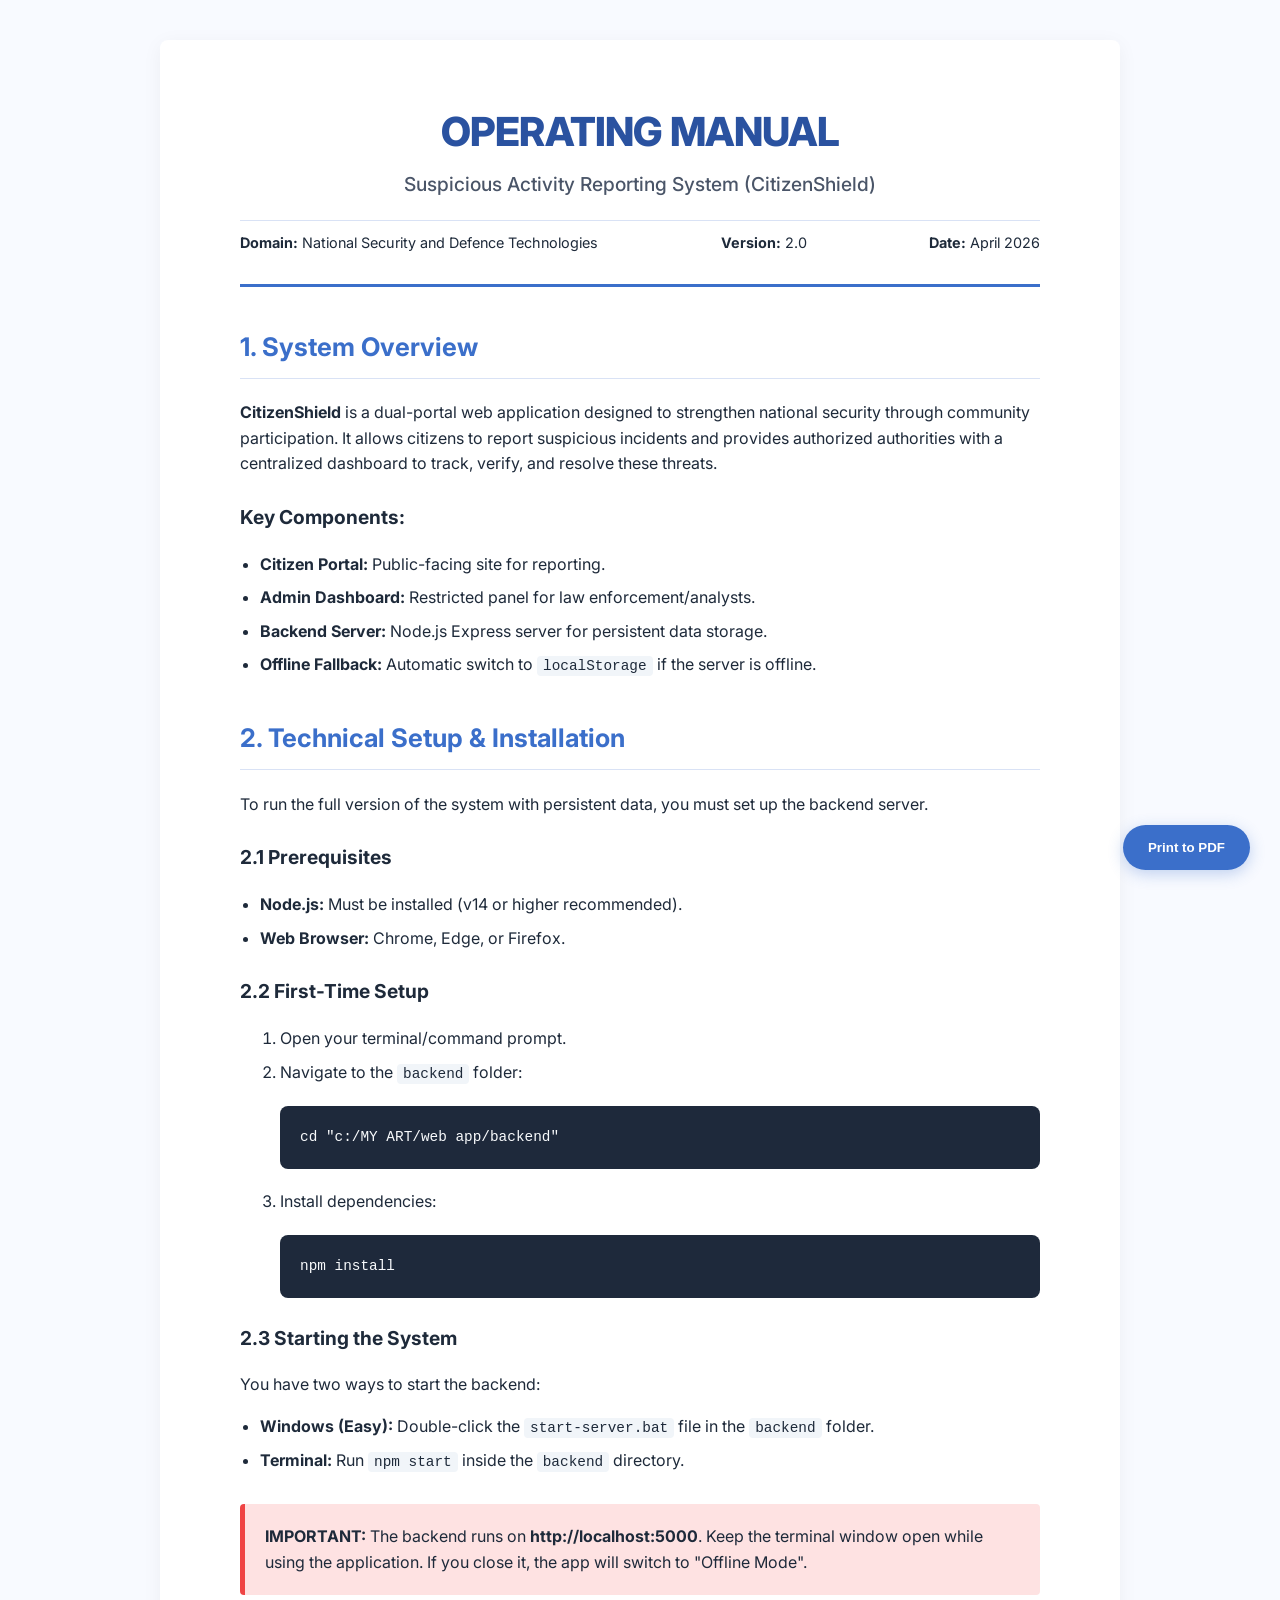
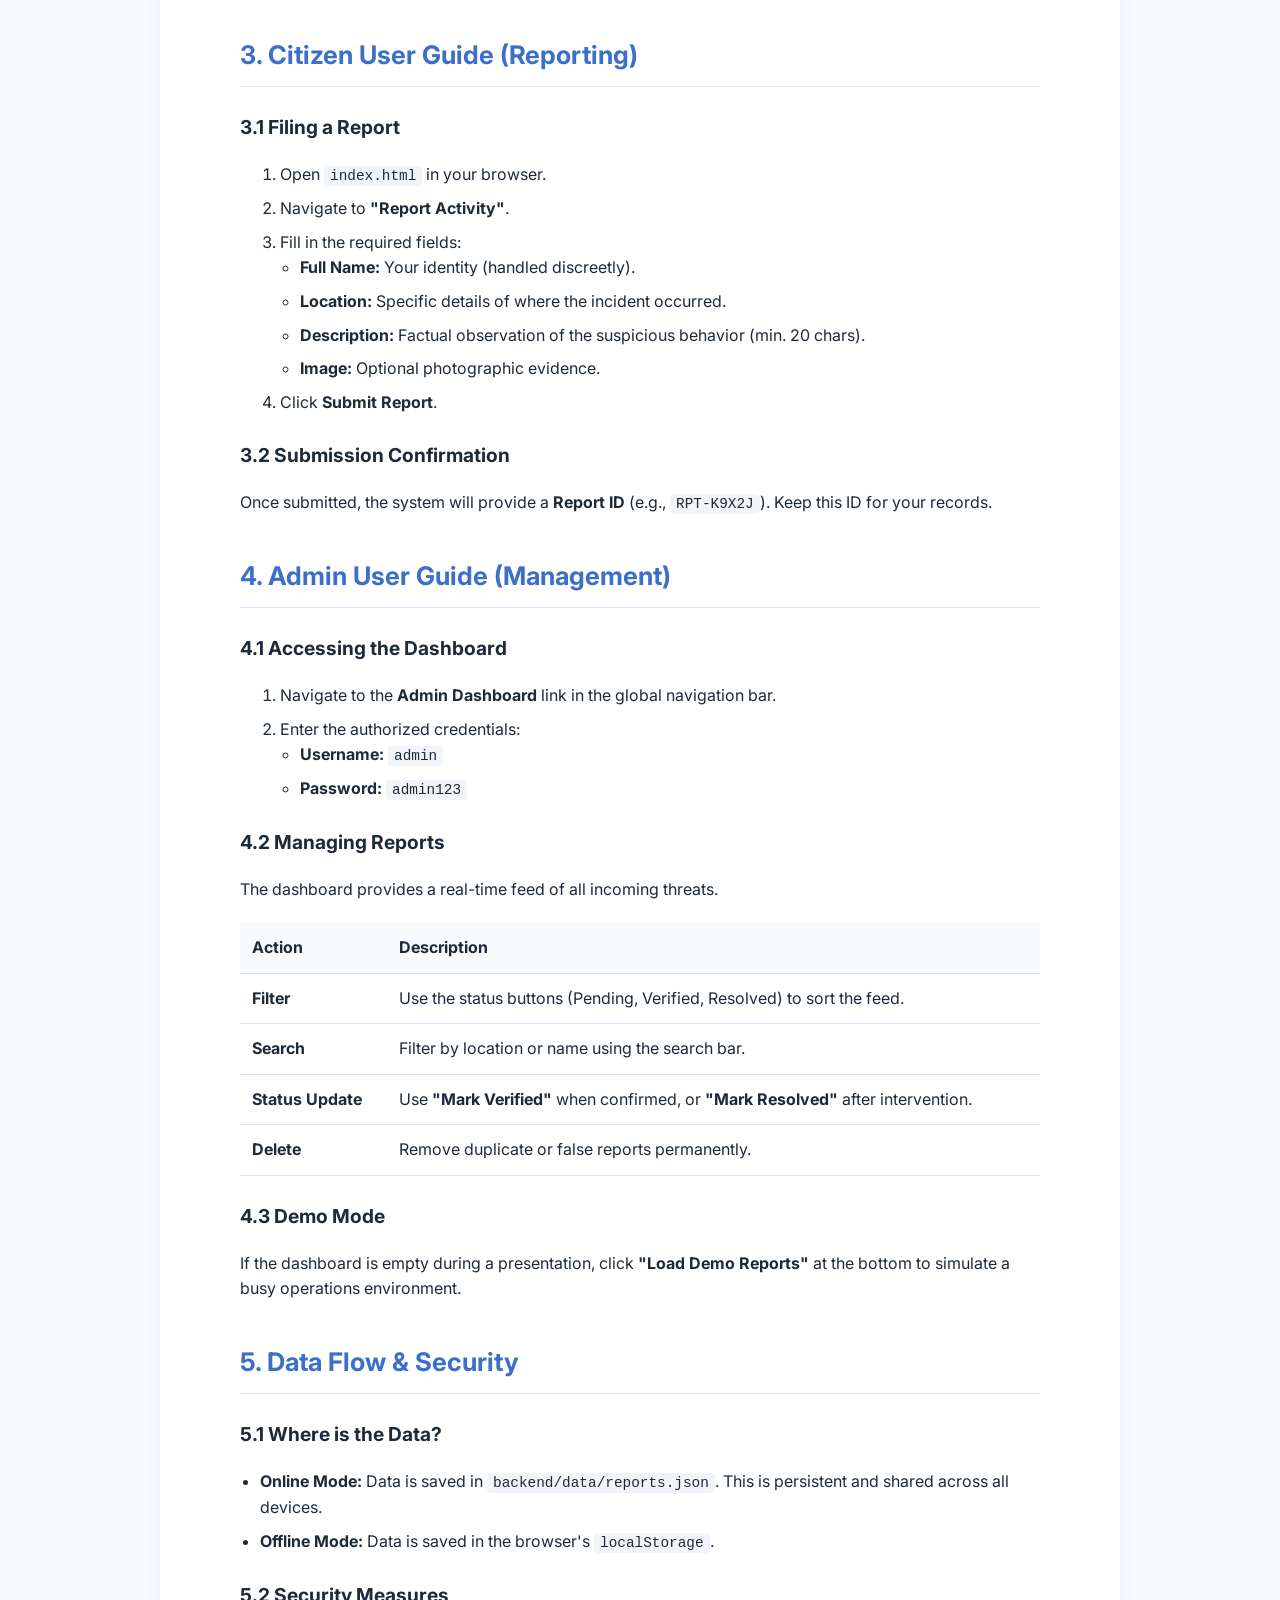
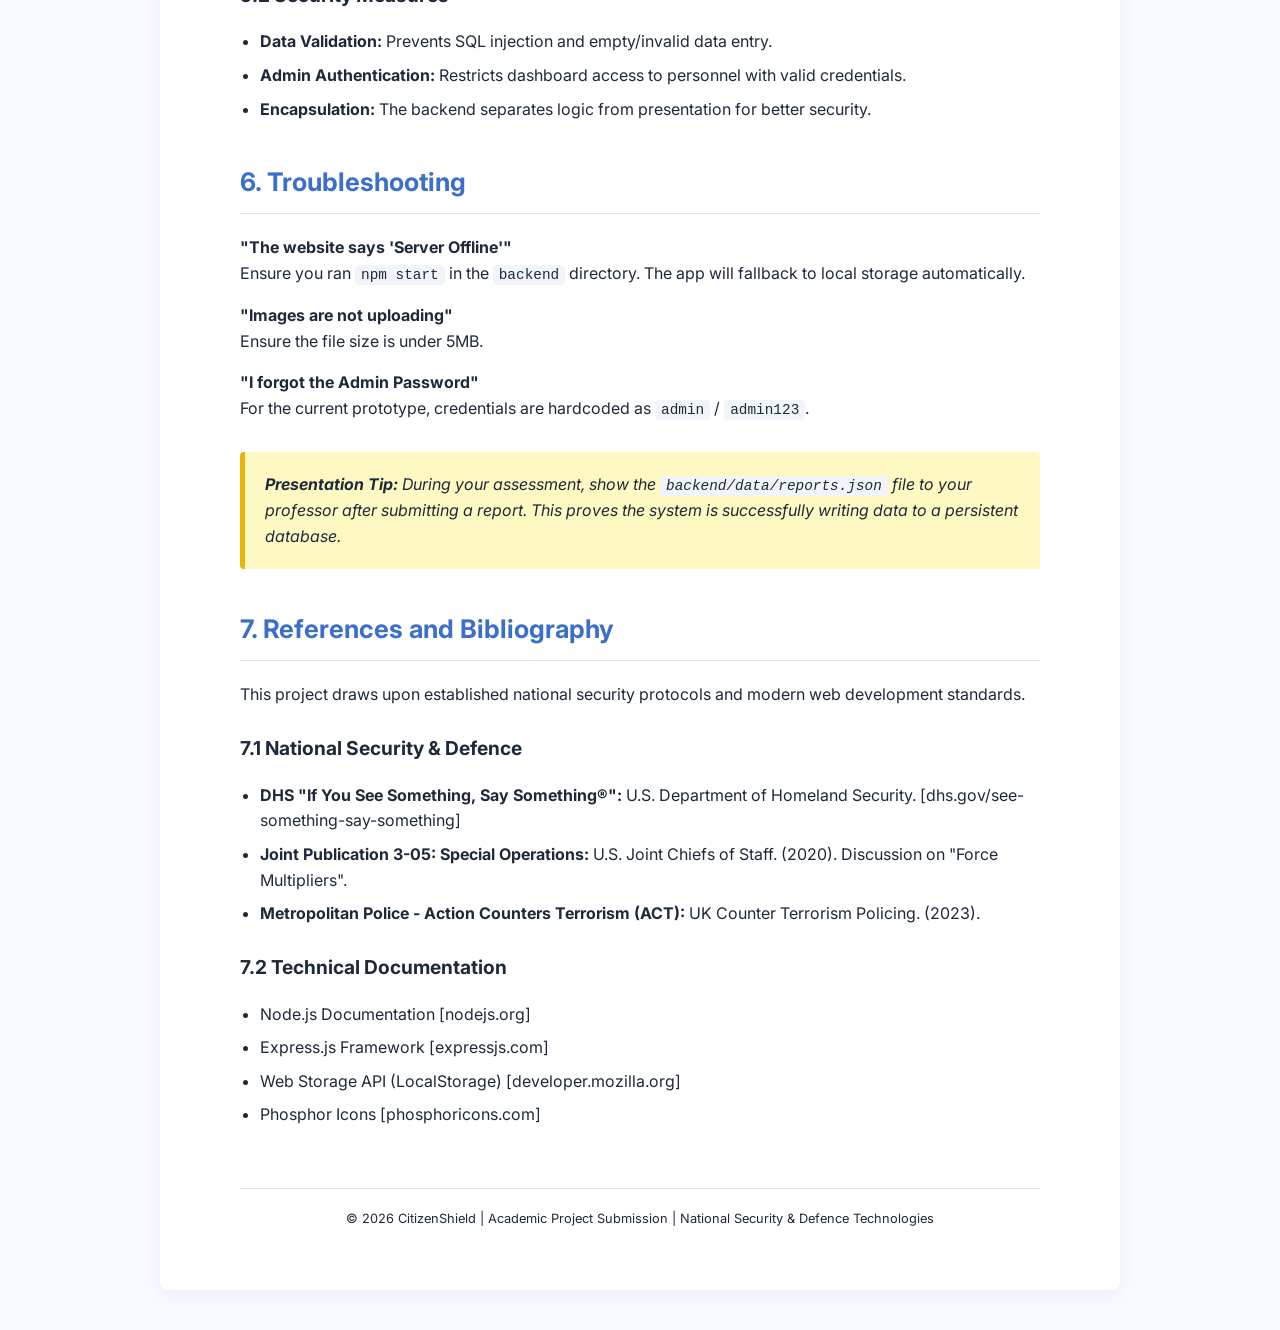
<file: operating_manual.html>
<!DOCTYPE html>
<html lang="en">
<head>
    <meta charset="UTF-8">
    <meta name="viewport" content="width=device-width, initial-scale=1.0">
    <title>Operating Manual - CitizenShield</title>
    <link href="https://fonts.googleapis.com/css2?family=Inter:wght@400;600;700;800&display=swap" rel="stylesheet">
    <style>
        :root {
            --primary: #3b6fca;
            --primary-dark: #2a52a0;
            --accent: #7c5cbf;
            --text-dark: #1e2a3a;
            --text-mid: #4a5568;
            --border: #d9e2f5;
            --bg-page: #ffffff;
        }

        @media print {
            body { background: white; padding: 0; margin: 0; }
            .no-print { display: none; }
            .page-break { page-break-before: always; }
            a { text-decoration: none; color: inherit; }
            pre, blockquote { page-break-inside: avoid; }
        }

        body {
            font-family: 'Inter', sans-serif;
            color: var(--text-dark);
            line-height: 1.6;
            background: #f8faff;
            padding: 40px;
            margin: 0;
        }

        .container {
            max-width: 800px;
            margin: 0 auto;
            background: white;
            padding: 60px 80px;
            box-shadow: 0 4px 20px rgba(0,0,0,0.05);
            border-radius: 8px;
        }

        .header {
            text-align: center;
            border-bottom: 3px solid var(--primary);
            padding-bottom: 20px;
            margin-bottom: 40px;
        }

        .header h1 {
            font-size: 2.5rem;
            font-weight: 800;
            margin: 0;
            color: var(--primary-dark);
            letter-spacing: -0.02em;
        }

        .header h2 {
            font-size: 1.2rem;
            color: var(--text-mid);
            font-weight: 500;
            margin-top: 5px;
        }

        .meta-info {
            display: flex;
            justify-content: space-between;
            font-size: 0.9rem;
            color: var(--text-light);
            margin-top: 20px;
            padding: 10px 0;
            border-top: 1px solid var(--border);
        }

        h2.section-title {
            color: var(--primary);
            border-bottom: 1px solid var(--border);
            padding-bottom: 10px;
            margin-top: 40px;
            font-size: 1.6rem;
            font-weight: 700;
        }

        h3 {
            color: var(--text-dark);
            margin-top: 25px;
            font-size: 1.2rem;
        }

        p { margin-bottom: 15px; }

        code {
            background: #f1f5f9;
            padding: 2px 6px;
            border-radius: 4px;
            font-family: 'Courier New', Courier, monospace;
            font-size: 0.9em;
        }

        pre {
            background: #1e293b;
            color: #f8fafc;
            padding: 20px;
            border-radius: 8px;
            overflow-x: auto;
            margin: 20px 0;
            font-size: 0.9rem;
        }

        .tip-box {
            background: #fef9c3;
            border-left: 5px solid #eab308;
            padding: 20px;
            margin: 30px 0;
            border-radius: 4px;
            font-style: italic;
        }

        .important-box {
            background: #fee2e2;
            border-left: 5px solid #ef4444;
            padding: 20px;
            margin: 30px 0;
            border-radius: 4px;
        }

        table {
            width: 100%;
            border-collapse: collapse;
            margin: 20px 0;
        }

        th, td {
            text-align: left;
            padding: 12px;
            border-bottom: 1px solid var(--border);
        }

        th { background: #f8fafc; color: var(--text-dark); }

        ul { padding-left: 20px; }
        li { margin-bottom: 8px; }

        .footer {
            margin-top: 60px;
            text-align: center;
            font-size: 0.8rem;
            color: var(--text-light);
            border-top: 1px solid var(--border);
            padding-top: 20px;
        }

        .print-btn {
            position: fixed;
            bottom: 30px;
            right: 30px;
            background: var(--primary);
            color: white;
            border: none;
            padding: 15px 25px;
            border-radius: 30px;
            font-weight: 700;
            cursor: pointer;
            box-shadow: 0 4px 15px rgba(59,111,202,0.3);
            z-index: 100;
            display: flex;
            align-items: center;
            gap: 10px;
        }

        .print-btn:hover { background: var(--primary-dark); }
    </style>
</head>
<body>

    <button class="print-btn no-print" onclick="window.print()">
        <span>Print to PDF</span>
    </button>

    <div class="container">
        <div class="header">
            <h1>OPERATING MANUAL</h1>
            <h2>Suspicious Activity Reporting System (CitizenShield)</h2>
            <div class="meta-info">
                <span><strong>Domain:</strong> National Security and Defence Technologies</span>
                <span><strong>Version:</strong> 2.0</span>
                <span><strong>Date:</strong> April 2026</span>
            </div>
        </div>

        <section id="system-overview">
            <h2 class="section-title">1. System Overview</h2>
            <p><strong>CitizenShield</strong> is a dual-portal web application designed to strengthen national security through community participation. It allows citizens to report suspicious incidents and provides authorized authorities with a centralized dashboard to track, verify, and resolve these threats.</p>
            
            <h3>Key Components:</h3>
            <ul>
                <li><strong>Citizen Portal:</strong> Public-facing site for reporting.</li>
                <li><strong>Admin Dashboard:</strong> Restricted panel for law enforcement/analysts.</li>
                <li><strong>Backend Server:</strong> Node.js Express server for persistent data storage.</li>
                <li><strong>Offline Fallback:</strong> Automatic switch to <code>localStorage</code> if the server is offline.</li>
            </ul>
        </section>

        <section id="technical-setup">
            <h2 class="section-title">2. Technical Setup & Installation</h2>
            <p>To run the full version of the system with persistent data, you must set up the backend server.</p>

            <h3>2.1 Prerequisites</h3>
            <ul>
                <li><strong>Node.js:</strong> Must be installed (v14 or higher recommended).</li>
                <li><strong>Web Browser:</strong> Chrome, Edge, or Firefox.</li>
            </ul>

            <h3>2.2 First-Time Setup</h3>
            <ol>
                <li>Open your terminal/command prompt.</li>
                <li>Navigate to the <code>backend</code> folder:
                    <pre>cd "c:/MY ART/web app/backend"</pre>
                </li>
                <li>Install dependencies:
                    <pre>npm install</pre>
                </li>
            </ol>

            <h3>2.3 Starting the System</h3>
            <p>You have two ways to start the backend:</p>
            <ul>
                <li><strong>Windows (Easy):</strong> Double-click the <code>start-server.bat</code> file in the <code>backend</code> folder.</li>
                <li><strong>Terminal:</strong> Run <code>npm start</code> inside the <code>backend</code> directory.</li>
            </ul>

            <div class="important-box">
                <strong>IMPORTANT:</strong> The backend runs on <strong>http://localhost:5000</strong>. Keep the terminal window open while using the application. If you close it, the app will switch to "Offline Mode".
            </div>
        </section>

        <section id="citizen-guide">
            <h2 class="section-title">3. Citizen User Guide (Reporting)</h2>
            <h3>3.1 Filing a Report</h3>
            <ol>
                <li>Open <code>index.html</code> in your browser.</li>
                <li>Navigate to <strong>"Report Activity"</strong>.</li>
                <li>Fill in the required fields:
                    <ul>
                        <li><strong>Full Name:</strong> Your identity (handled discreetly).</li>
                        <li><strong>Location:</strong> Specific details of where the incident occurred.</li>
                        <li><strong>Description:</strong> Factual observation of the suspicious behavior (min. 20 chars).</li>
                        <li><strong>Image:</strong> Optional photographic evidence.</li>
                    </ul>
                </li>
                <li>Click <strong>Submit Report</strong>.</li>
            </ol>

            <h3>3.2 Submission Confirmation</h3>
            <p>Once submitted, the system will provide a <strong>Report ID</strong> (e.g., <code>RPT-K9X2J</code>). Keep this ID for your records.</p>
        </section>

        <div class="page-break"></div>

        <section id="admin-guide">
            <h2 class="section-title">4. Admin User Guide (Management)</h2>
            <h3>4.1 Accessing the Dashboard</h3>
            <ol>
                <li>Navigate to the <strong>Admin Dashboard</strong> link in the global navigation bar.</li>
                <li>Enter the authorized credentials:
                    <ul>
                        <li><strong>Username:</strong> <code>admin</code></li>
                        <li><strong>Password:</strong> <code>admin123</code></li>
                    </ul>
                </li>
            </ol>

            <h3>4.2 Managing Reports</h3>
            <p>The dashboard provides a real-time feed of all incoming threats.</p>

            <table>
                <thead>
                    <tr>
                        <th>Action</th>
                        <th>Description</th>
                    </tr>
                </thead>
                <tbody>
                    <tr>
                        <td><strong>Filter</strong></td>
                        <td>Use the status buttons (Pending, Verified, Resolved) to sort the feed.</td>
                    </tr>
                    <tr>
                        <td><strong>Search</strong></td>
                        <td>Filter by location or name using the search bar.</td>
                    </tr>
                    <tr>
                        <td><strong>Status Update</strong></td>
                        <td>Use <strong>"Mark Verified"</strong> when confirmed, or <strong>"Mark Resolved"</strong> after intervention.</td>
                    </tr>
                    <tr>
                        <td><strong>Delete</strong></td>
                        <td>Remove duplicate or false reports permanently.</td>
                    </tr>
                </tbody>
            </table>

            <h3>4.3 Demo Mode</h3>
            <p>If the dashboard is empty during a presentation, click <strong>"Load Demo Reports"</strong> at the bottom to simulate a busy operations environment.</p>
        </section>

        <section id="data-security">
            <h2 class="section-title">5. Data Flow & Security</h2>
            <h3>5.1 Where is the Data?</h3>
            <ul>
                <li><strong>Online Mode:</strong> Data is saved in <code>backend/data/reports.json</code>. This is persistent and shared across all devices.</li>
                <li><strong>Offline Mode:</strong> Data is saved in the browser's <code>localStorage</code>.</li>
            </ul>

            <h3>5.2 Security Measures</h3>
            <ul>
                <li><strong>Data Validation:</strong> Prevents SQL injection and empty/invalid data entry.</li>
                <li><strong>Admin Authentication:</strong> Restricts dashboard access to personnel with valid credentials.</li>
                <li><strong>Encapsulation:</strong> The backend separates logic from presentation for better security.</li>
            </ul>
        </section>

        <section id="troubleshooting">
            <h2 class="section-title">6. Troubleshooting</h2>
            <p><strong>"The website says 'Server Offline'"</strong><br>
            Ensure you ran <code>npm start</code> in the <code>backend</code> directory. The app will fallback to local storage automatically.</p>

            <p><strong>"Images are not uploading"</strong><br>
            Ensure the file size is under 5MB.</p>

            <p><strong>"I forgot the Admin Password"</strong><br>
            For the current prototype, credentials are hardcoded as <code>admin</code> / <code>admin123</code>.</p>
            
            <div class="tip-box">
                <strong>Presentation Tip:</strong> During your assessment, show the <code>backend/data/reports.json</code> file to your professor after submitting a report. This proves the system is successfully writing data to a persistent database.
            </div>
        </section>

        <section id="references">
            <h2 class="section-title">7. References and Bibliography</h2>
            <p>This project draws upon established national security protocols and modern web development standards.</p>

            <h3>7.1 National Security & Defence</h3>
            <ul>
                <li><strong>DHS "If You See Something, Say Something®":</strong> U.S. Department of Homeland Security. [dhs.gov/see-something-say-something]</li>
                <li><strong>Joint Publication 3-05: Special Operations:</strong> U.S. Joint Chiefs of Staff. (2020). Discussion on "Force Multipliers".</li>
                <li><strong>Metropolitan Police - Action Counters Terrorism (ACT):</strong> UK Counter Terrorism Policing. (2023).</li>
            </ul>

            <h3>7.2 Technical Documentation</h3>
            <ul>
                <li>Node.js Documentation [nodejs.org]</li>
                <li>Express.js Framework [expressjs.com]</li>
                <li>Web Storage API (LocalStorage) [developer.mozilla.org]</li>
                <li>Phosphor Icons [phosphoricons.com]</li>
            </ul>
        </section>

        <div class="footer">
            &copy; 2026 CitizenShield | Academic Project Submission | National Security & Defence Technologies
        </div>
    </div>

</body>
</html>
</file>
